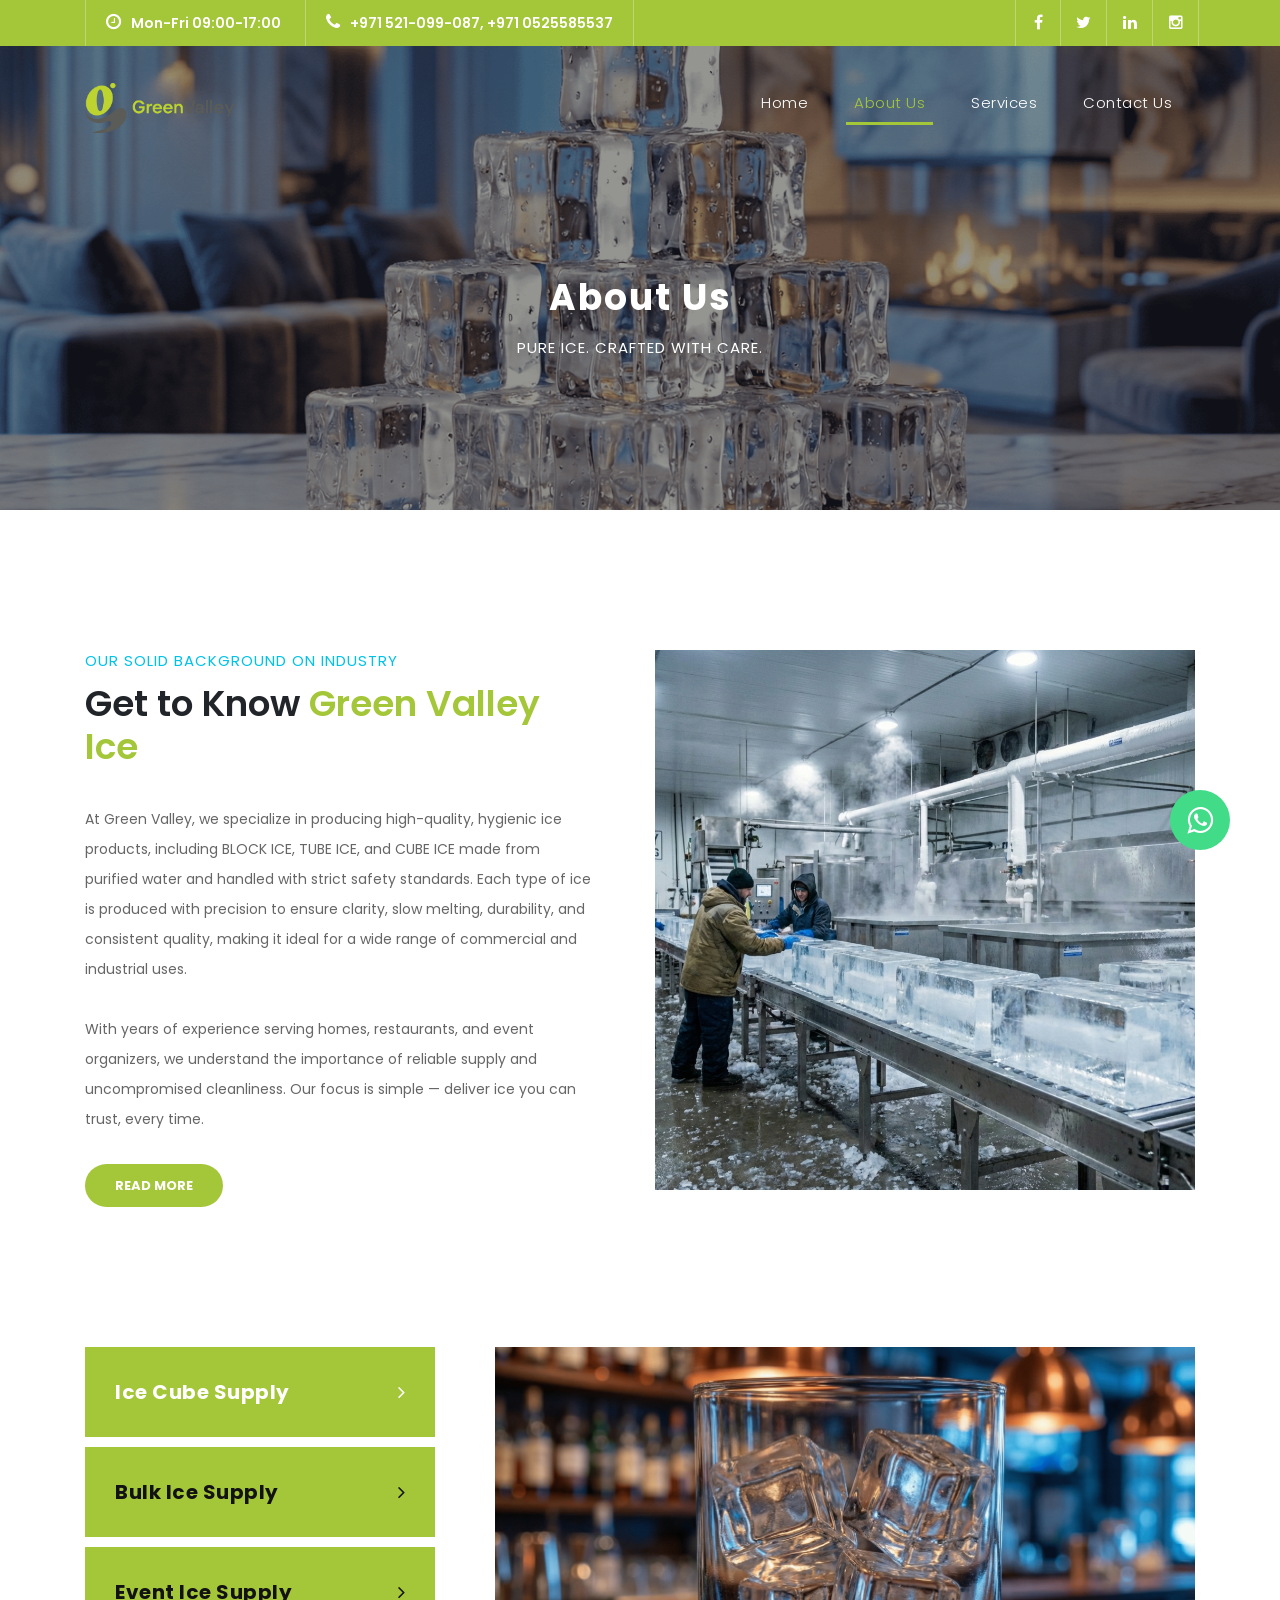
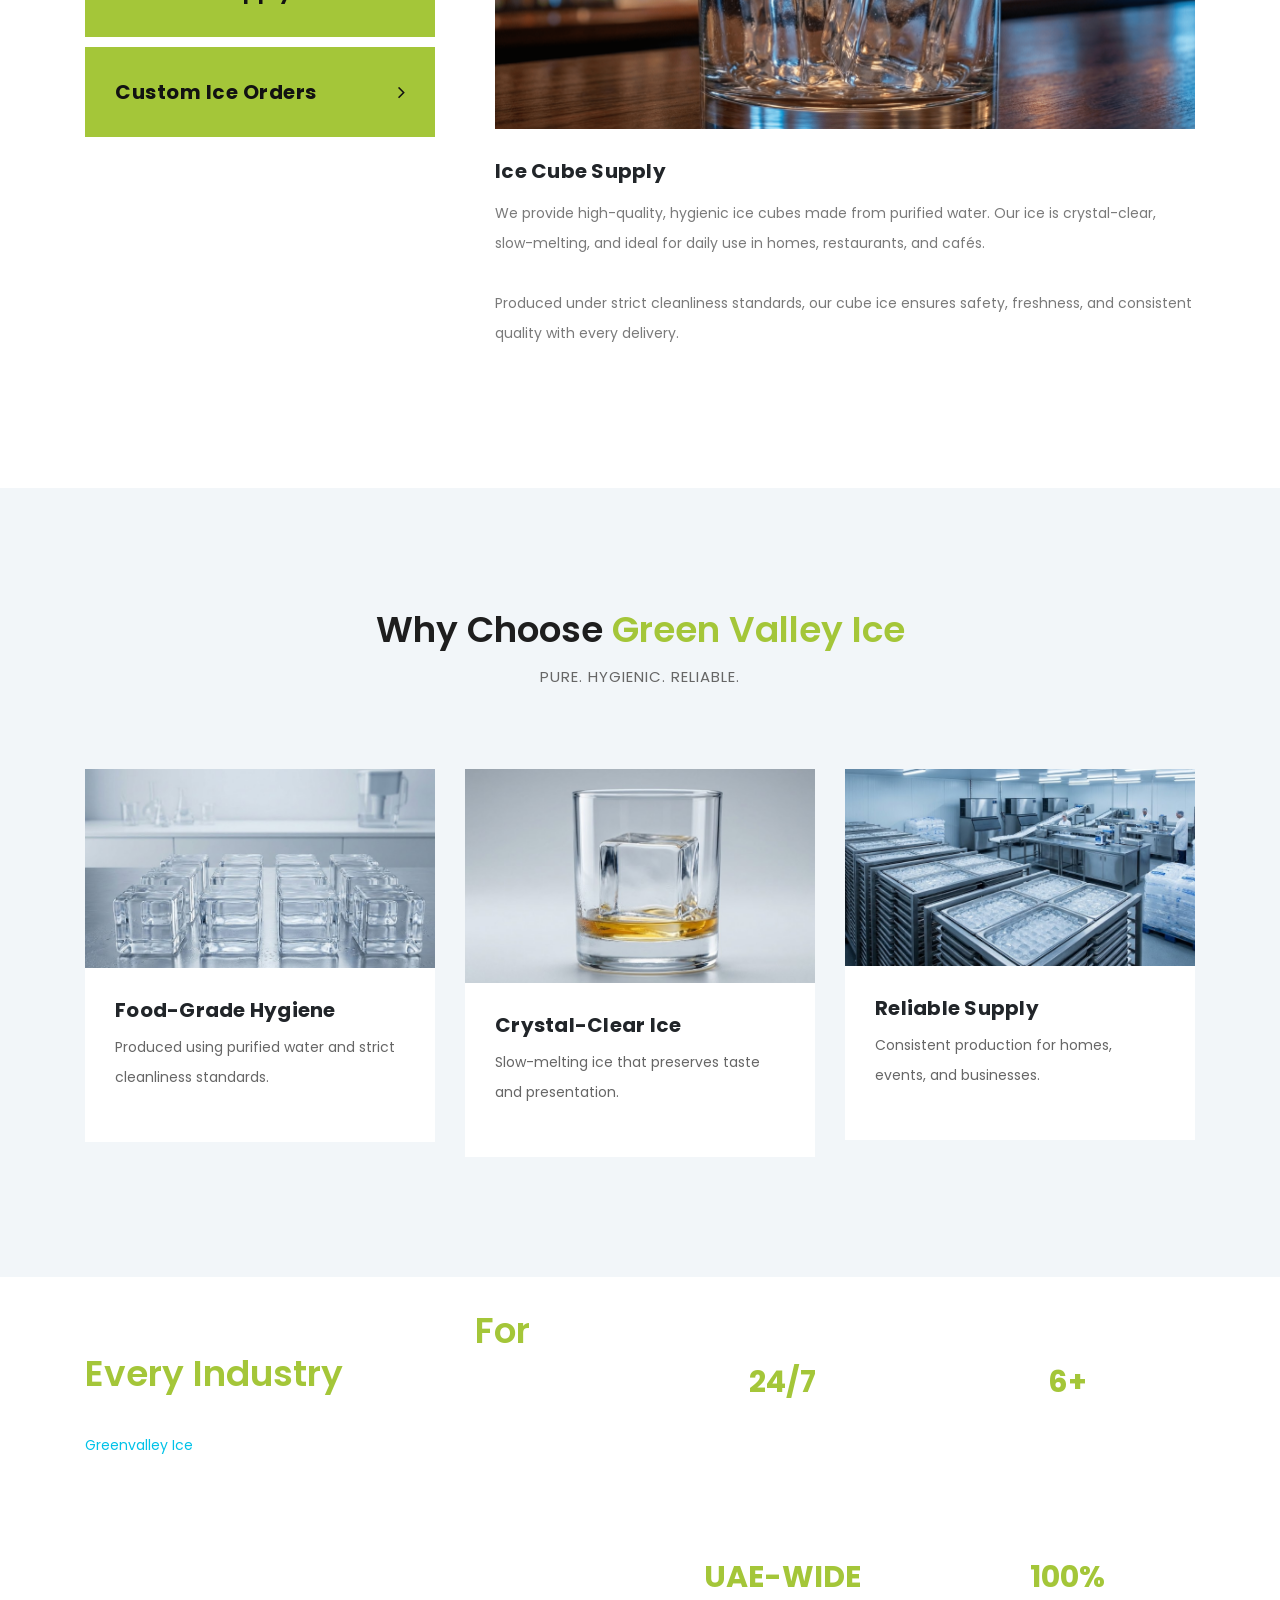
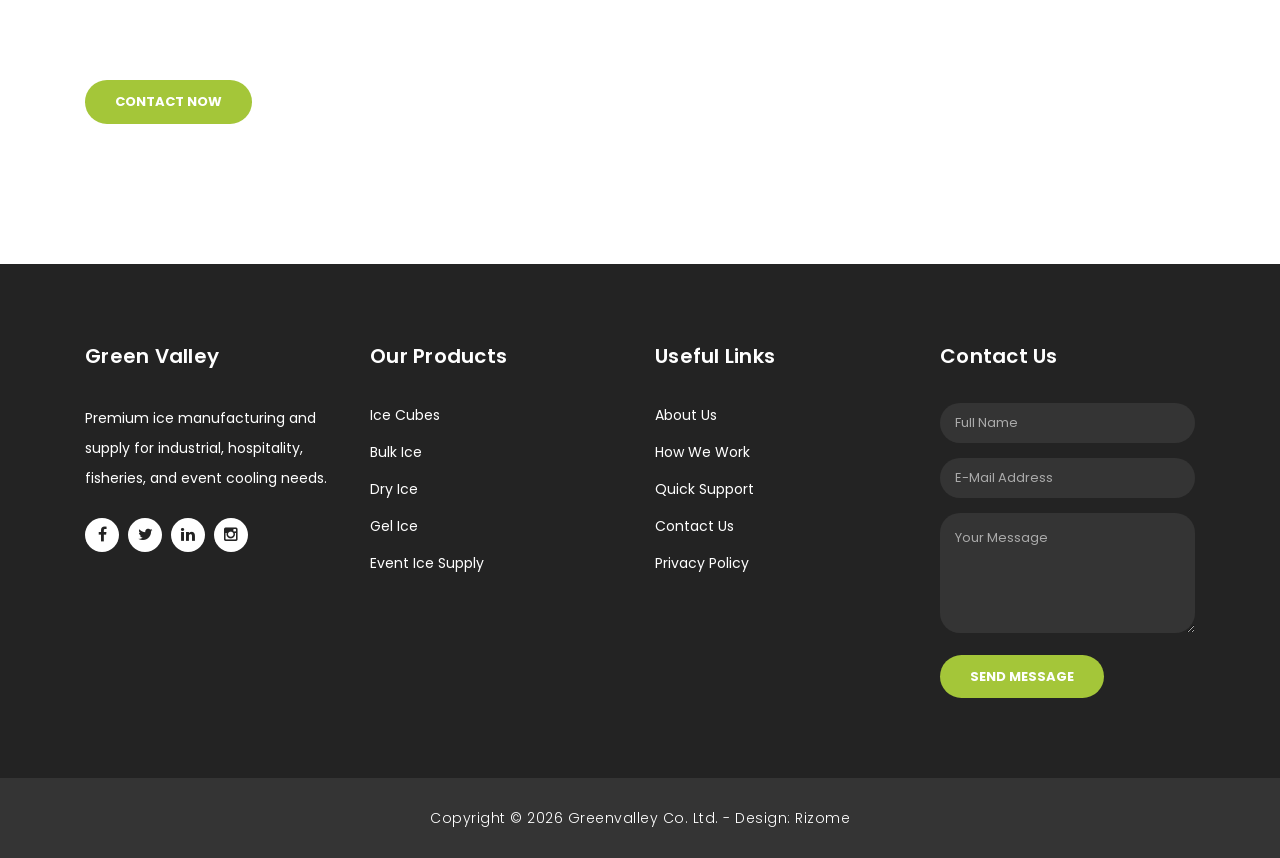
<file: about.html>
<!DOCTYPE html>
<html lang="en">

  <head>

    <meta charset="utf-8">
    <meta name="viewport" content="width=device-width, initial-scale=1, shrink-to-fit=no">
    <meta name="description" content="">
    <link href="https://fonts.googleapis.com/css?family=Poppins:100,200,300,400,500,600,700,800,900&display=swap" rel="stylesheet">

    <title>Green Valley - About Page</title>

    <!-- Bootstrap core CSS -->
    <link href="vendor/bootstrap/css/bootstrap.min.css" rel="stylesheet">

    <!-- Additional CSS Files -->
    <link rel="stylesheet" href="assets/css/fontawesome.css">
    <link rel="stylesheet" href="assets/css/templatemo-finance-business.css">
    <link rel="stylesheet" href="assets/css/owl.css">

  </head>

  <body>

    <!-- ***** Preloader Start ***** -->
    <div id="preloader">
        <div class="jumper">
            <div></div>
            <div></div>
            <div></div>
        </div>
    </div>  
    <!-- ***** Preloader End ***** -->

    <!-- Header -->
    <div class="sub-header">
      <div class="container">
        <div class="row">
          <div class="col-md-8 col-xs-12">
            <ul class="left-info">
              <li><a href="#"><i class="fa fa-clock-o"></i>Mon-Fri 09:00-17:00</a></li>
              <li><a href="#"><i class="fa fa-phone"></i>+971 521-099-087, +971 0525585537</a></li>
            </ul>
          </div>
          <div class="col-md-4">
            <ul class="right-icons">
              <li><a href="#"><i class="fa fa-facebook"></i></a></li>
              <li><a href="#"><i class="fa fa-twitter"></i></a></li>
              <li><a href="#"><i class="fa fa-linkedin"></i></a></li>
              <li><a href="#"><i class="fa fa-instagram"></i></a></li>
            </ul>
          </div>
        </div>
      </div>
    </div>
    
    <header class="">
      <nav class="navbar navbar-expand-lg">
        <div class="container">
          <a class="navbar-brand" href="index.html">
            <img src="assets/images/LOGO/Green Valley Logo-05.png" alt="Green Valley Logo">
          </a>
          <button class="navbar-toggler" type="button" data-toggle="collapse" data-target="#navbarResponsive" aria-controls="navbarResponsive" aria-expanded="false" aria-label="Toggle navigation">
            <span class="navbar-toggler-icon"></span>
          </button>
          <div class="collapse navbar-collapse" id="navbarResponsive">
            <ul class="navbar-nav ml-auto">
              <li class="nav-item">
                <a class="nav-link" href="index.html">Home
                  <span class="sr-only">(current)</span>
                </a>
              </li>
              <li class="nav-item active">
                <a class="nav-link" href="#">About Us</a>
              </li>  
              <li class="nav-item">
                <a class="nav-link" href="index.html#services">Services</a>
              </li>                         
              <li class="nav-item">
                <a class="nav-link" href="contact.html">Contact Us</a>
              </li>

            </ul>
          </div>
        </div>
      </nav>
    </header>

    <!-- Page Content -->
    <div class="page-heading header-text">
      <div class="container">
        <div class="row">
          <div class="col-md-12">
            <h1>About Us</h1>
            <span>Pure Ice. Crafted with Care.</span>
            
          </div>
        </div>
      </div>
    </div>

    <div class="more-info about-info">
      <div class="container">
        <div class="row">
          <div class="col-md-12">
            <div class="more-info-content">
              <div class="row">
                <div class="col-md-6 align-self-center">
                  <div class="right-content">
                    <span>our solid background on Industry</span>
                    <h2>Get to Know  <em>Green Valley Ice</em></h2>
                    <p>At Green Valley, we specialize in producing high-quality, hygienic ice products, including BLOCK ICE, TUBE ICE, and CUBE ICE made from purified water and handled with strict safety standards. Each type of ice is produced with precision to ensure clarity, slow melting, durability, and consistent quality, making it ideal for a wide range of commercial and industrial uses.
                    <br><br>
                    With years of experience serving homes, restaurants, and event organizers, we understand the importance of reliable supply and uncompromised cleanliness. Our focus is simple — deliver ice you can trust, every time.</p>
                    <a href="" class="filled-button">Read More</a>
                  </div>
                </div>
                <div class="col-md-6">
                  <div class="left-image">
                    <img src="assets/images/ICE1.png" alt="">
                  </div>
                </div>
              </div>
            </div>
          </div>
        </div>
      </div>
    </div>


<!-- SERVICES -->
    <div class="single-services">
      <div class="container">
        <div class="row" id="tabs">
          <div class="col-md-4">
            <ul>
              <li><a href='#tabs-1'>Ice Cube Supply <i class="fa fa-angle-right"></i></a></li>
              <li><a href='#tabs-2'>Bulk Ice Supply <i class="fa fa-angle-right"></i></a></li>
              <li><a href='#tabs-3'>Event Ice Supply <i class="fa fa-angle-right"></i></a></li>
              <li><a href='#tabs-4'>Custom Ice Orders <i class="fa fa-angle-right"></i></a></li>
            </ul>
          </div>
          <div class="col-md-8">
            <section class='tabs-content'>
              <article id='tabs-1'>
                <img src="assets/images/Ice_Cube_Supply.png" alt="">
                <h4>Ice Cube Supply</h4>
                <p>We provide high-quality, hygienic ice cubes made from purified water. Our ice is crystal-clear, slow-melting, and ideal for daily use in homes, restaurants, and cafés.
                <br><br>Produced under strict cleanliness standards, our cube ice ensures safety, freshness, and consistent quality with every delivery.</p>
              </article>
              <article id='tabs-2'>
                <img src="assets/images/Bulk_Ice_Supply.png" alt="">
                <h4>Bulk Ice Supply</h4>
                <p>Our bulk ice supply service is designed for businesses, events, and high-demand environments. We ensure reliable volume, consistent quality, and on-time delivery.
                <br><br>...</p>
              </article>
              <article id='tabs-3'>
                <img src="assets/images/Event_Ice_Supply.png" alt="">
                <h4>Event Ice Supply</h4>
                <p>From weddings to corporate events, we supply clean and clear ice that keeps drinks cold and presentations sharp throughout your event.
                <br><br></p>
              </article>
              <article id='tabs-4'>
                <img src="assets/images/Custom_Ice_Orders.png" alt="">
                <h4>Custom Ice Orders</h4>
                <p>Need a specific quantity or ice type? We offer flexible ice solutions tailored to your requirements. Our team works closely with you to understand your needs and provide customized ice products that meet your exact specifications.
                <br><br></p>
              </article>
            </section>
          </div>
        </div>
      </div>
    </div>


    <div class="team">
      <div class="container">
        <div class="row">
          <div class="col-md-12">
            <div class="section-heading">
              <h2>Why Choose <em>Green Valley Ice</em></h2>
              <span>Pure. Hygienic. Reliable.</span>
            </div>
          </div>
          <div class="col-md-4">
            <div class="team-item">
              <img src="assets/images/ICE3.png" alt="">
              <div class="down-content">
                <h4>Food-Grade Hygiene</h4>
                <p>Produced using purified water and strict cleanliness standards.</p>
              </div>
            </div>
          </div>
          <div class="col-md-4">
            <div class="team-item">
              <img src="assets/images/ICE4.png" alt="">
              <div class="down-content">
                <h4>Crystal-Clear Ice</h4>
                <p>Slow-melting ice that preserves taste and presentation.</p>
              </div>
            </div>
          </div>
          <div class="col-md-4">
            <div class="team-item">
              <img src="assets/images/ICE5.png" alt="">
              <div class="down-content">
                <h4>Reliable Supply</h4>
                <p>Consistent production for homes, events, and businesses.</p>
              </div>
            </div>
          </div>
        </div>
      </div>
    </div>


    <div class="fun-facts">
      <div class="container">
        <div class="row">
          <div class="col-md-6">
            <div class="left-content">
              <span>WHY CHOOSE GREENVALLEY ICE</span>
              <h2>Reliable Ice Solutions <em> For Every Industry</em></h2>
              <p><em>Greenvalley Ice</em> is a trusted ice manufacturer in the UAE, delivering high-quality ice products with strict hygiene standards and consistent supply. Our modern production facility ensures dependable service for commercial and industrial customers.
              <br><br>We support hotels, restaurants, fisheries, food processing units, medical facilities, and events with fast response and on-time delivery.</p>
              <a href="" class="filled-button">Contact Now</a>
            </div>
          </div>
          <div class="col-md-6 align-self-center">
            <div class="row">
              <div class="col-md-6">
                <div class="count-area-content">
                  <div class="count-digit">24/7</div>
                  <div class="count-title">Production & Supply</div>
                </div>
              </div>
              <div class="col-md-6">
                <div class="count-area-content">
                  <div class="count-digit">6+</div>
                  <div class="count-title pb-4">Ice Product Types </div>
                </div>
              </div>
              <div class="col-md-6">
                <div class="count-area-content">
                  <div class="count-digit">UAE-WIDE</div>
                  <div class="count-title">Delivery Network</div>
                </div>
              </div>
              <div class="col-md-6">
                <div class="count-area-content">
                  <div class="count-digit">100%</div>
                  <div class="count-title">Hygiene Standard</div>
                </div>
              </div>
            </div>
          </div>
        </div>
      </div>
    </div>



    <!-- Footer Starts Here -->
    <footer>
      <div class="container">
        <div class="row">
          <div class="col-md-3 footer-item">
            <h4>Green Valley</h4>
            <p>Premium ice manufacturing and supply for industrial, hospitality, fisheries, and event cooling needs.</p>
            <ul class="social-icons">
              <li><a rel="nofollow" href="https://fb.com/templatemo" target="_blank"><i class="fa fa-facebook"></i></a></li>
              <li><a href="#"><i class="fa fa-twitter"></i></a></li>
              <li><a href="#"><i class="fa fa-linkedin"></i></a></li>
              <li><a href="#"><i class="fa fa-instagram"></i></a></li>
            </ul>
          </div>
          <div class="col-md-3 footer-item">
            <h4>Our Products</h4>
            <ul class="menu-list">
              <li><a href="#">Ice Cubes</a></li>
              <li><a href="#">Bulk Ice</a></li>
              <li><a href="#">Dry Ice</a></li>
              <li><a href="#">Gel Ice</a></li>
              <li><a href="#">Event Ice Supply</a></li>
            </ul>
          </div>
          <div class="col-md-3 footer-item">
            <h4>Useful Links</h4>
            <ul class="menu-list">
              <li><a href="#">About Us</a></li>
              <li><a href="#">How We Work</a></li>
              <li><a href="#">Quick Support</a></li>
              <li><a href="#">Contact Us</a></li>
              <li><a href="#">Privacy Policy</a></li>
            </ul>
          </div>
          <div class="col-md-3 footer-item last-item">
            <h4>Contact Us</h4>
            <div class="contact-form">
              <form id="contact footer-contact" action="" method="post">
                <div class="row">
                  <div class="col-lg-12 col-md-12 col-sm-12">
                    <fieldset>
                      <input name="name" type="text" class="form-control" id="name" placeholder="Full Name" required="">
                    </fieldset>
                  </div>
                  <div class="col-lg-12 col-md-12 col-sm-12">
                    <fieldset>
                      <input name="email" type="text" class="form-control" id="email" pattern="[^ @]*@[^ @]*" placeholder="E-Mail Address" required="">
                    </fieldset>
                  </div>
                  <div class="col-lg-12">
                    <fieldset>
                      <textarea name="message" rows="6" class="form-control" id="message" placeholder="Your Message" required=""></textarea>
                    </fieldset>
                  </div>
                  <div class="col-lg-12">
                    <fieldset>
                      <button type="submit" id="form-submit" class="filled-button">Send Message</button>
                    </fieldset>
                  </div>
                </div>
              </form>
            </div>
          </div>
        </div>
      </div>
    </footer>
    
    <div class="sub-footer">
      <div class="container">
        <div class="row">
          <div class="col-md-12">
            <p>Copyright &copy; 2026 Greenvalley Co. Ltd.
            
            - Design: <a rel="nofollow noopener" href="#" target="">Rizome</a></p>
          </div>
        </div>
      </div>
    </div>
    <!-- floating whatsapp button -->

    <div class="floating_btn">
        <a target="_blank" href="https://wa.me/+9710525585537/">
          <div class="contact_icon">
            <i class="fa fa-whatsapp my-float"></i>
          </div>
        </a>
    </div>
    <!-- floating whatsapp button -->
    <!-- Bootstrap core JavaScript -->
    <script src="vendor/jquery/jquery.min.js"></script>
    <script src="vendor/bootstrap/js/bootstrap.bundle.min.js"></script>

    <!-- Additional Scripts -->
    <script src="assets/js/custom.js"></script>
    <script src="assets/js/owl.js"></script>
    <script src="assets/js/slick.js"></script>
    <script src="assets/js/accordions.js"></script>

    <script language = "text/Javascript"> 
      cleared[0] = cleared[1] = cleared[2] = 0; //set a cleared flag for each field
      function clearField(t){                   //declaring the array outside of the
      if(! cleared[t.id]){                      // function makes it static and global
          cleared[t.id] = 1;  // you could use true and false, but that's more typing
          t.value='';         // with more chance of typos
          t.style.color='#fff';
          }
      }
    </script>

<!-- whatsapp modal -->

    <script>
      // 1. Open sidebar automatically on load
window.onload = () => {
    setTimeout(() => {
        document.getElementById('whatsapp-sidebar').classList.add('active');
    }, 1000); // Opens 1 second after page load
};

function toggleSidebar() {
    document.getElementById('whatsapp-sidebar').classList.toggle('active');
}

function sendToWhatsapp() {
    const phone = "+971521099087"; // REPLACE WITH YOUR NUMBER (with country code, no +)
    
    const name = document.getElementById('wa-name').value;
    const email = document.getElementById('wa-email').value;
    const message = document.getElementById('wa-message').value;

    // Create the encoded message
    const text = `Hello! %0A%0A*Name:* ${name}%0A*Email:* ${email}%0A*Message:* ${message}`;
    
    // Open WhatsApp URL
    const url = `https://wa.me/${phone}?text=${text}`;
    window.open(url, '_blank').focus();
}
    </script>

  </body>
</html>
</file>
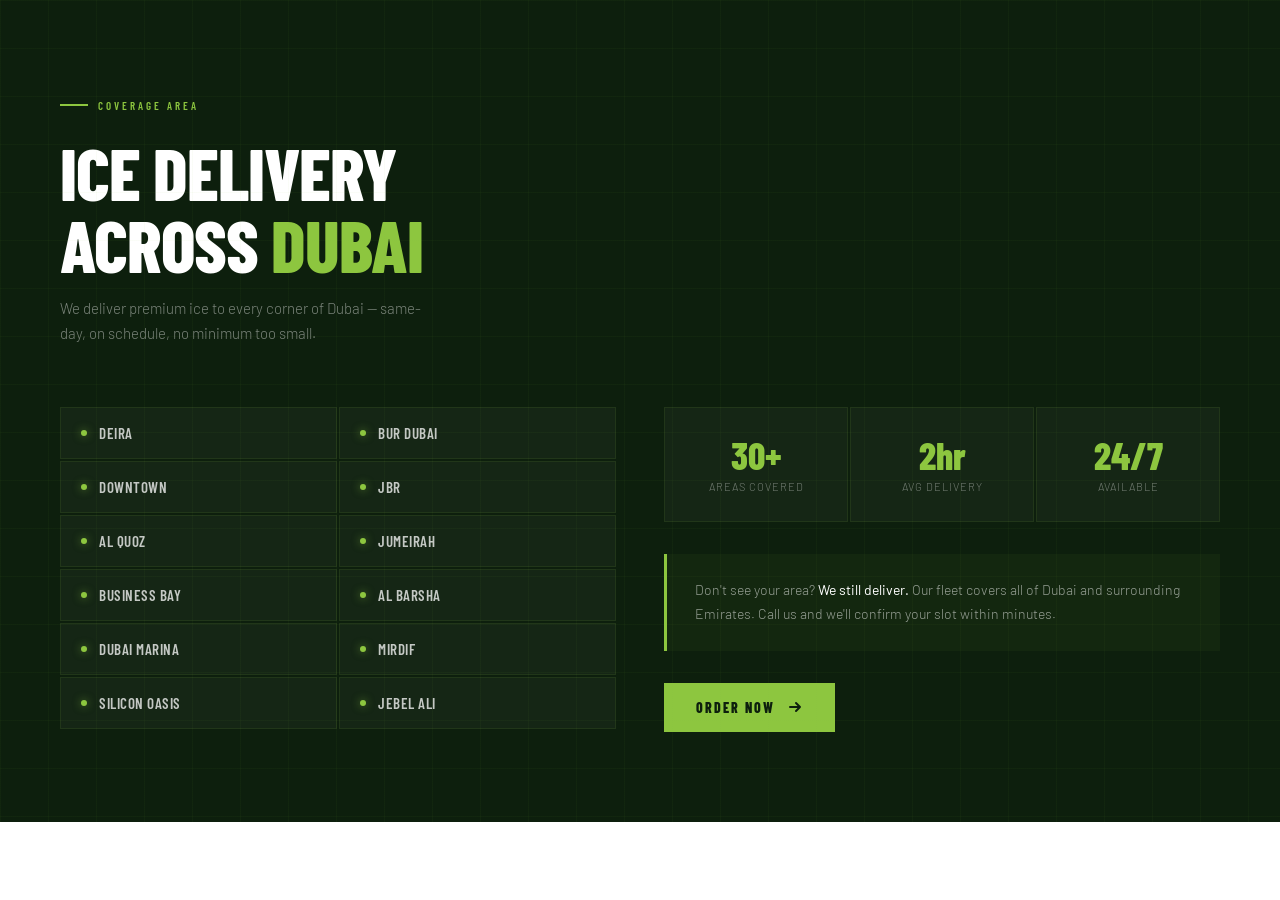
<file: demo.html>
<!DOCTYPE html>
<html lang="en">
<head>
  <meta charset="UTF-8"/>
  <meta name="viewport" content="width=device-width, initial-scale=1.0"/>
  <title>Dubai Ice Delivery Coverage</title>
  <link href="https://fonts.googleapis.com/css2?family=Barlow+Condensed:wght@300;600;800&family=Barlow:wght@300;400&display=swap" rel="stylesheet"/>

  <style>
    *, *::before, *::after { margin: 0; padding: 0; box-sizing: border-box; }

    /* ── Section wrapper ── */
    .coverage-section {
      background: #0d1f0d;
      padding: 90px 60px;
      font-family: 'Barlow', sans-serif;
      position: relative;
      overflow: hidden;
    }

    /* subtle grid overlay */
    .coverage-section::before {
      content: '';
      position: absolute;
      inset: 0;
      background-image:
        linear-gradient(rgba(141,198,63,0.04) 1px, transparent 1px),
        linear-gradient(90deg, rgba(141,198,63,0.04) 1px, transparent 1px);
      background-size: 48px 48px;
      pointer-events: none;
    }

    /* ── Top label ── */
    .coverage-eyebrow {
      display: inline-flex;
      align-items: center;
      gap: 10px;
      font-family: 'Barlow Condensed', sans-serif;
      font-size: 11px;
      font-weight: 600;
      letter-spacing: 3px;
      text-transform: uppercase;
      color: #8dc63f;
      margin-bottom: 24px;
    }
    .coverage-eyebrow::before {
      content: '';
      display: block;
      width: 28px;
      height: 2px;
      background: #8dc63f;
    }

    /* ── Heading ── */
    .coverage-heading {
      font-family: 'Barlow Condensed', sans-serif;
      font-size: clamp(42px, 6vw, 72px);
      font-weight: 800;
      line-height: 1;
      color: #ffffff;
      text-transform: uppercase;
      margin-bottom: 16px;
      letter-spacing: -1px;
    }
    .coverage-heading span {
      color: #8dc63f;
    }

    /* ── Sub text ── */
    .coverage-sub {
      font-size: 15px;
      font-weight: 300;
      color: rgba(255,255,255,0.45);
      max-width: 380px;
      line-height: 1.7;
      margin-bottom: 60px;
    }

    /* ── Two-column layout ── */
    .coverage-body {
      display: grid;
      grid-template-columns: 1fr 1fr;
      gap: 48px;
      align-items: start;
    }

    /* ── Zones list ── */
    .zones-grid {
      display: grid;
      grid-template-columns: 1fr 1fr;
      gap: 2px;
    }

    .zone-item {
      display: flex;
      align-items: center;
      gap: 12px;
      padding: 16px 20px;
      background: rgba(255,255,255,0.03);
      border: 1px solid rgba(141,198,63,0.1);
      transition: background 0.25s, border-color 0.25s;
      cursor: default;
    }
    .zone-item:hover {
      background: rgba(141,198,63,0.07);
      border-color: rgba(141,198,63,0.35);
    }

    .zone-dot {
      width: 6px;
      height: 6px;
      border-radius: 50%;
      background: #8dc63f;
      flex-shrink: 0;
      box-shadow: 0 0 8px rgba(141,198,63,0.6);
      animation: pulse-dot 2.4s ease-in-out infinite;
    }
    /* stagger pulse per item */
    .zone-item:nth-child(2) .zone-dot { animation-delay: 0.3s; }
    .zone-item:nth-child(3) .zone-dot { animation-delay: 0.6s; }
    .zone-item:nth-child(4) .zone-dot { animation-delay: 0.9s; }
    .zone-item:nth-child(5) .zone-dot { animation-delay: 1.2s; }
    .zone-item:nth-child(6) .zone-dot { animation-delay: 1.5s; }
    .zone-item:nth-child(7) .zone-dot { animation-delay: 1.8s; }
    .zone-item:nth-child(8) .zone-dot { animation-delay: 2.1s; }

    @keyframes pulse-dot {
      0%, 100% { opacity: 1;   transform: scale(1);   }
      50%       { opacity: 0.4; transform: scale(0.7); }
    }

    .zone-name {
      font-family: 'Barlow Condensed', sans-serif;
      font-size: 15px;
      font-weight: 600;
      letter-spacing: 0.5px;
      color: rgba(255,255,255,0.75);
      text-transform: uppercase;
    }

    /* ── Right side ── */
    .coverage-right {
      display: flex;
      flex-direction: column;
      gap: 32px;
    }

    /* stat cards */
    .stats-row {
      display: grid;
      grid-template-columns: repeat(3, 1fr);
      gap: 2px;
    }
    .stat-card {
      padding: 28px 20px;
      background: rgba(255,255,255,0.03);
      border: 1px solid rgba(141,198,63,0.1);
      text-align: center;
    }
    .stat-number {
      font-family: 'Barlow Condensed', sans-serif;
      font-size: 38px;
      font-weight: 800;
      color: #8dc63f;
      line-height: 1;
      margin-bottom: 6px;
    }
    .stat-label {
      font-size: 11px;
      font-weight: 300;
      color: rgba(255,255,255,0.4);
      letter-spacing: 1px;
      text-transform: uppercase;
    }

    /* note block */
    .coverage-note {
      padding: 24px 28px;
      border-left: 3px solid #8dc63f;
      background: rgba(141,198,63,0.05);
    }
    .coverage-note p {
      font-size: 14px;
      font-weight: 300;
      color: rgba(255,255,255,0.55);
      line-height: 1.75;
    }
    .coverage-note strong {
      color: #fff;
      font-weight: 400;
    }

    /* CTA */
    .coverage-cta {
      display: inline-flex;
      align-items: center;
      gap: 12px;
      background: #8dc63f;
      color: #0d1f0d;
      font-family: 'Barlow Condensed', sans-serif;
      font-size: 14px;
      font-weight: 800;
      letter-spacing: 2px;
      text-transform: uppercase;
      text-decoration: none;
      padding: 16px 32px;
      transition: background 0.25s, gap 0.25s;
      align-self: flex-start;
    }
    .coverage-cta:hover {
      background: #a4d94a;
      gap: 18px;
    }
    .coverage-cta svg {
      width: 16px;
      height: 16px;
      flex-shrink: 0;
    }

    /* ── Responsive ── */
    @media (max-width: 768px) {
      .coverage-section { padding: 60px 24px; }
      .coverage-body { grid-template-columns: 1fr; gap: 40px; }
      .stats-row { grid-template-columns: repeat(3, 1fr); }
    }
  </style>
  
</head>
<body>

<section class="coverage-section">

  <div class="coverage-eyebrow">Coverage Area</div>

  <h2 class="coverage-heading">
    Ice Delivery<br>Across <span>Dubai</span>
  </h2>

  <p class="coverage-sub">
    We deliver premium ice to every corner of Dubai — same-day, on schedule, no minimum too small.
  </p>

  <div class="coverage-body">

    <!-- Left: Zone list -->
    <div class="zones-grid">

      <div class="zone-item">
        <span class="zone-dot"></span>
        <span class="zone-name">Deira</span>
      </div>
      <div class="zone-item">
        <span class="zone-dot"></span>
        <span class="zone-name">Bur Dubai</span>
      </div>
      <div class="zone-item">
        <span class="zone-dot"></span>
        <span class="zone-name">Downtown</span>
      </div>
      <div class="zone-item">
        <span class="zone-dot"></span>
        <span class="zone-name">JBR</span>
      </div>
      <div class="zone-item">
        <span class="zone-dot"></span>
        <span class="zone-name">Al Quoz</span>
      </div>
      <div class="zone-item">
        <span class="zone-dot"></span>
        <span class="zone-name">Jumeirah</span>
      </div>
      <div class="zone-item">
        <span class="zone-dot"></span>
        <span class="zone-name">Business Bay</span>
      </div>
      <div class="zone-item">
        <span class="zone-dot"></span>
        <span class="zone-name">Al Barsha</span>
      </div>
      <div class="zone-item">
        <span class="zone-dot"></span>
        <span class="zone-name">Dubai Marina</span>
      </div>
      <div class="zone-item">
        <span class="zone-dot"></span>
        <span class="zone-name">Mirdif</span>
      </div>
      <div class="zone-item">
        <span class="zone-dot"></span>
        <span class="zone-name">Silicon Oasis</span>
      </div>
      <div class="zone-item">
        <span class="zone-dot"></span>
        <span class="zone-name">Jebel Ali</span>
      </div>

    </div>

    <!-- Right: Stats + note + CTA -->
    <div class="coverage-right">

      <div class="stats-row">
        <div class="stat-card">
          <div class="stat-number">30+</div>
          <div class="stat-label">Areas covered</div>
        </div>
        <div class="stat-card">
          <div class="stat-number">2hr</div>
          <div class="stat-label">Avg delivery</div>
        </div>
        <div class="stat-card">
          <div class="stat-number">24/7</div>
          <div class="stat-label">Available</div>
        </div>
      </div>

      <div class="coverage-note">
        <p>
          Don't see your area? <strong>We still deliver.</strong> Our fleet covers all of Dubai and surrounding Emirates. Call us and we'll confirm your slot within minutes.
        </p>
      </div>

      <a href="#contact" class="coverage-cta">
        Order Now
        <svg viewBox="0 0 16 16" fill="none" stroke="currentColor" stroke-width="2" stroke-linecap="round" stroke-linejoin="round">
          <path d="M3 8h10M9 4l4 4-4 4"/>
        </svg>
      </a>

    </div>

  </div>

</section>

</body>
</html>
</file>
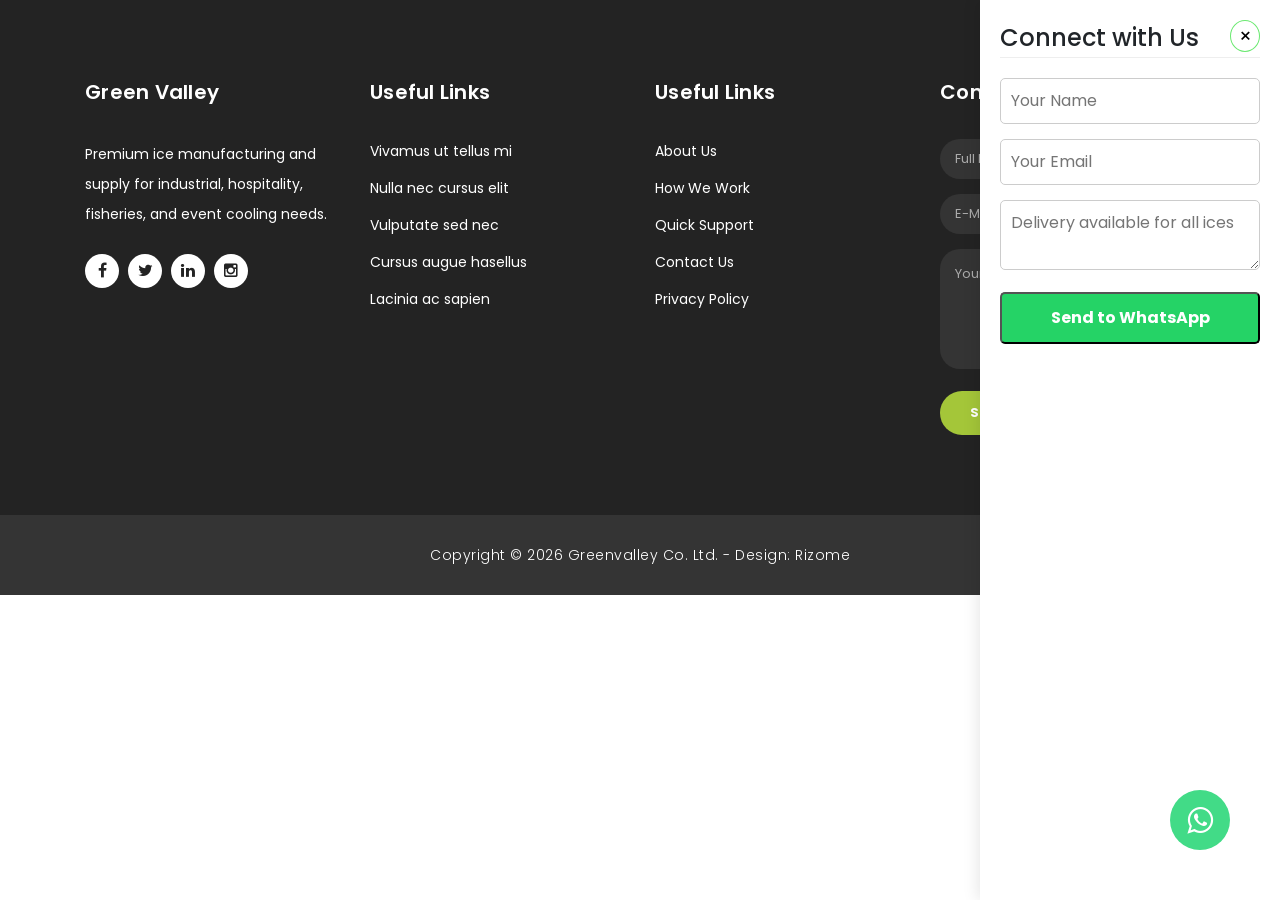
<file: one-page.html>
<!DOCTYPE html>
<html lang="en">

  <head>

    <meta charset="utf-8">
    <meta name="viewport" content="width=device-width, initial-scale=1, shrink-to-fit=no">
    <meta name="description" content="">
    <meta name="author" content="TemplateMo">
    <link href="https://fonts.googleapis.com/css?family=Poppins:100,200,300,400,500,600,700,800,900&display=swap" rel="stylesheet">

    <title>Green Valley HTML5 Template</title>

    <!-- Bootstrap core CSS -->
    <link href="vendor/bootstrap/css/bootstrap.min.css" rel="stylesheet">

    <!-- Additional CSS Files -->
    <link rel="stylesheet" href="assets/css/fontawesome.css">
    <link rel="stylesheet" href="assets/css/templatemo-finance-business.css">
    <link rel="stylesheet" href="assets/css/owl.css">

  </head>

  <style>
    .wa-sidebar {
    position: fixed;
    right: -320px; /* Hidden by default */
    top: 0;
    width: 300px;
    height: 100%;
    background: #fff;
    box-shadow: -2px 0 15px rgba(0,0,0,0.1);
    transition: 0.3s;
    z-index: 1000;
    padding: 20px;
    display: flex;
    flex-direction: column;
}

.wa-sidebar.active {
    right: 0;
}

.wa-header { display: flex; justify-content: space-between; align-items: center; border-bottom: 1px solid #eee; margin-bottom: 20px; }

.wa-header h4 { margin: 0; }

.wa-form input, .wa-form textarea {
    width: 100%;
    margin-bottom: 15px;
    padding: 10px;
    border: 1px solid #ccc;
    border-radius: 5px;
}


.send-btn {
    background: #25D366;
    color: white;
    border-radius: 50%;
    padding: 12px;
    width: 100%;
    cursor: pointer;
    font-weight: bold;
    border-radius: 5px;
}

.wa-float {
    position: fixed;
    bottom: 20px;
    right: 20px;
    width: 60px;
    cursor: pointer;
}
.close-btn {
    background: transparent;
    border: none;
    font-size: 20px;
    border: 1px solid #6be971;
    border-radius: 50%;
    cursor: pointer;
    width: 30px;
    margin-bottom: 5px;

  }
  </style>

  <body>

<div id="whatsapp-sidebar" class="wa-sidebar">
    <div class="wa-header ">
        <h4>Connect with Us</h4>
        <button onclick="toggleSidebar()" class="close-btn">&times;</button>
    </div>
    
    <div class="wa-form">
        <input type="text" id="wa-name" placeholder="Your Name" required>
        <input type="email" id="wa-email" placeholder="Your Email" required>
        <textarea id="wa-message" placeholder="Delivery available for all ices"></textarea>
        
        <button type="button" onclick="sendToWhatsapp()" class="send-btn">
            Send to WhatsApp
        </button>
    </div>
</div>

<!-- <div class="wa-float" onclick="toggleSidebar()">
    <img src="https://upload.wikimedia.org/wikipedia/commons/6/6b/WhatsApp.svg" alt="WA">
</div> -->

    <div class="floating_btn"  onclick="toggleSidebar()">
          <div class="contact_icon">
            <i class="fa fa-whatsapp my-float"></i>
          </div>
        </a>
    </div>








    <!-- Footer Starts Here -->
    <footer>
      <div class="container">
        <div class="row">
          <div class="col-md-3 footer-item">
            <h4>Green Valley</h4>
            <p>Premium ice manufacturing and supply for industrial, hospitality, fisheries, and event cooling needs.</p>
            <ul class="social-icons">
              <li><a rel="nofollow" href="https://fb.com/templatemo" target="_blank"><i class="fa fa-facebook"></i></a></li>
              <li><a href="#"><i class="fa fa-twitter"></i></a></li>
              <li><a href="#"><i class="fa fa-linkedin"></i></a></li>
              <li><a href="#"><i class="fa fa-instagram"></i></a></li>
            </ul>
          </div>
          <div class="col-md-3 footer-item">
            <h4>Useful Links</h4>
            <ul class="menu-list">
              <li><a href="#">Vivamus ut tellus mi</a></li>
              <li><a href="#">Nulla nec cursus elit</a></li>
              <li><a href="#">Vulputate sed nec</a></li>
              <li><a href="#">Cursus augue hasellus</a></li>
              <li><a href="#">Lacinia ac sapien</a></li>
            </ul>
          </div>
          <div class="col-md-3 footer-item">
            <h4>Useful Links</h4>
            <ul class="menu-list">
              <li><a href="#">About Us</a></li>
              <li><a href="#">How We Work</a></li>
              <li><a href="#">Quick Support</a></li>
              <li><a href="#">Contact Us</a></li>
              <li><a href="#">Privacy Policy</a></li>
            </ul>
          </div>
          <div class="col-md-3 footer-item last-item">
            <h4>Contact Us</h4>
            <div class="contact-form">
              <form id="contact footer-contact" action="" method="post">
                <div class="row">
                  <div class="col-lg-12 col-md-12 col-sm-12">
                    <fieldset>
                      <input name="name" type="text" class="form-control" id="name" placeholder="Full Name" required="">
                    </fieldset>
                  </div>
                  <div class="col-lg-12 col-md-12 col-sm-12">
                    <fieldset>
                      <input name="email" type="text" class="form-control" id="email" pattern="[^ @]*@[^ @]*" placeholder="E-Mail Address" required="">
                    </fieldset>
                  </div>
                  <div class="col-lg-12">
                    <fieldset>
                      <textarea name="message" rows="6" class="form-control" id="message" placeholder="Your Message" required=""></textarea>
                    </fieldset>
                  </div>
                  <div class="col-lg-12">
                    <fieldset>
                      <button type="submit" id="form-submit" class="filled-button">Send Message</button>
                    </fieldset>
                  </div>
                </div>
              </form>
            </div>
          </div>
        </div>
      </div>
    </footer>
    
    <div class="sub-footer">
      <div class="container">
        <div class="row">
          <div class="col-md-12">
            <p>Copyright &copy; 2026 Greenvalley Co. Ltd.
            
            - Design: <a rel="nofollow noopener" href="#" target="">Rizome</a></p>
          </div>
        </div>
      </div>
    </div>

    <!-- Bootstrap core JavaScript -->
    <script src="vendor/jquery/jquery.min.js"></script>
    <script src="vendor/bootstrap/js/bootstrap.bundle.min.js"></script>

    <!-- Additional Scripts -->
    <script src="assets/js/jquery.singlePageNav.min.js"></script>
    <script src="assets/js/custom.js"></script>
    <script src="assets/js/owl.js"></script>
    <script src="assets/js/slick.js"></script>
    <script src="assets/js/accordions.js"></script>
    <script>
      $(function() {
        // Single Page Nav
        $('#navbarResponsive').singlePageNav({
          'offset': 100,
          'filter': ':not(.external)'
        });

        // On mobile, close the menu after nav-link click
        $('#navbarResponsive .navbar-nav .nav-item .nav-link').click(function(){
          $('#navbarResponsive').removeClass('show');
        });
      });
    </script>

    <script language = "text/Javascript"> 
      cleared[0] = cleared[1] = cleared[2] = 0; //set a cleared flag for each field
      function clearField(t){                   //declaring the array outside of the
      if(! cleared[t.id]){                      // function makes it static and global
          cleared[t.id] = 1;  // you could use true and false, but that's more typing
          t.value='';         // with more chance of typos
          t.style.color='#fff';
          }
      }
    </script>


<!-- whatsapp modal -->
    <script>
      // 1. Open sidebar automatically on load
window.onload = () => {
    setTimeout(() => {
        document.getElementById('whatsapp-sidebar').classList.add('active');
    }, 1000); // Opens 1 second after page load
};

function toggleSidebar() {
    document.getElementById('whatsapp-sidebar').classList.toggle('active');
}

function sendToWhatsapp() {
    const phone = "+971521099087"; // REPLACE WITH YOUR NUMBER (with country code, no +)
    
    const name = document.getElementById('wa-name').value;
    const email = document.getElementById('wa-email').value;
    const message = document.getElementById('wa-message').value;

    // Create the encoded message
    const text = `Hello! %0A%0A*Name:* ${name}%0A*Email:* ${email}%0A*Message:* ${message}`;
    
    // Open WhatsApp URL
    const url = `https://wa.me/${phone}?text=${text}`;
    window.open(url, '_blank').focus();
}
    </script>

  </body>
</html>
</file>
<file: assets/css/templatemo-finance-business.css>
body {
  font-family: 'Poppins', sans-serif;
  overflow-x: hidden;
  text-rendering: optimizeLegibility;
  -webkit-font-smoothing: antialiased;
  -moz-osx-font-smoothing: grayscale;
}
p {
	margin-bottom: 0px;
	font-size: 14px;
	color: #666666;
	line-height: 30px;
}
a {
	text-decoration: none!important;
}
ul {
	padding: 0;
	margin: 0;
	list-style: none;
}

h1,h2,h3,h4,h5,h6 {
	margin: 0px;
}

a.filled-button {
	background-color: #a4c639;
	color: #fff;
	font-size: 13px;
	text-transform: uppercase;
	font-weight: 700;
	padding: 12px 30px;
	border-radius: 30px;
	display: inline-block;
	transition: all 0.3s;
}

a.filled-button:hover {
	background-color: #fff;
	color: #00C2E8;
}

a.border-button {
	background-color: transparent;
	color: #fff;
	border: 2px solid #fff;
	font-size: 13px;
	text-transform: uppercase;
	font-weight: 700;
	padding: 10px 28px;
	border-radius: 30px;
	display: inline-block;
	transition: all 0.3s;
}

a.border-button:hover {
	background-color: #fff;
	color: #a4c639;
}
/* other button */
a.filled-buttons {
	background-color: #00C2E8;
	color: #fff;
	font-size: 13px;
	text-transform: uppercase;
	font-weight: 700;
	padding: 12px 30px;
	border-radius: 30px;
	display: inline-block;
	transition: all 0.3s;
}

a.filled-buttons:hover {
	background-color: #fff;
	color: #00C2E8;
}
.section-heading {
	text-align: center;
	margin-bottom: 80px;
}

.section-heading h2 {
	font-size: 36px;
	font-weight: 600;
	color: #1e1e1e;
}

.section-heading em {
	font-style: normal;
	color: #a4c639;
}

.section-heading span {
	display: block;
	margin-top: 15px;
	text-transform: uppercase;
	font-size: 15px;
	color: #666;
	letter-spacing: 1px;
}

#preloader {
  overflow: hidden;
  background: #a4c639;
  left: 0;
  right: 0;
  top: 0;
  bottom: 0;
  position: fixed;
  z-index: 9999999;
  color: #fff;
}

#preloader .jumper {
  left: 0;
  top: 0;
  right: 0;
  bottom: 0;
  display: block;
  position: absolute;
  margin: auto;
  width: 50px;
  height: 50px;
}

#preloader .jumper > div {
  background-color: #fff;
  width: 10px;
  height: 10px;
  border-radius: 100%;
  -webkit-animation-fill-mode: both;
  animation-fill-mode: both;
  position: absolute;
  opacity: 0;
  width: 50px;
  height: 50px;
  -webkit-animation: jumper 1s 0s linear infinite;
  animation: jumper 1s 0s linear infinite;
}

#preloader .jumper > div:nth-child(2) {
  -webkit-animation-delay: 0.33333s;
  animation-delay: 0.33333s;
}

#preloader .jumper > div:nth-child(3) {
  -webkit-animation-delay: 0.66666s;
  animation-delay: 0.66666s;
}

@-webkit-keyframes jumper {
  0% {
    opacity: 0;
    -webkit-transform: scale(0);
    transform: scale(0);
  }
  5% {
    opacity: 1;
  }
  100% {
    -webkit-transform: scale(1);
    transform: scale(1);
    opacity: 0;
  }
}

@keyframes jumper {
  0% {
    opacity: 0;
    -webkit-transform: scale(0);
    transform: scale(0);
  }
  5% {
    opacity: 1;
  }
  100% {
    opacity: 0;
  }
}

/* Sub Header Style */

.sub-header {
	background-color: #a4c639;
	height: 46px;
	line-height: 46px;
}

.sub-header ul li {
	display: inline-block;
}

.sub-header ul.left-info li {
	border-left: 1px solid rgba(250,250,250,0.3);
	padding: 0px 20px;
}

.sub-header ul.left-info li:last-child {
	border-right: 1px solid rgba(250,250,250,0.3);
}

.sub-header ul.left-info li i {
	margin-right: 10px;
	font-size: 18px;
}

.sub-header ul.left-info li a {
	color: #fff;
	font-size: 14px;
	font-weight: 600;
}

.sub-header ul.right-icons {
	float: right;
}

.sub-header ul.right-icons li {
	margin-right: -4px;
	width: 46px;
	display: inline-block;
	text-align: center;
	border-right: 1px solid rgba(250,250,250,0.3);
}

.sub-header ul.right-icons li:first-child {
	border-left: 1px solid rgba(250,250,250,0.3);
}

.sub-header ul.right-icons li a {
	color: #fff;
	transition: all 0.3s;
}

.sub-header ul.right-icons li a:hover {
	opacity: 0.75;
}



/* Header Style */
header {
	position: absolute;
	z-index: 99999;
	width: 100%;
	background-color: transparent!important;
	height: 80px;
	-webkit-transition: all 0.3s ease-in-out 0s;
    -moz-transition: all 0.3s ease-in-out 0s;
    -o-transition: all 0.3s ease-in-out 0s;
    transition: all 0.3s ease-in-out 0s;
}
header .navbar {
	padding: 20px 0px;
}
.background-header .navbar {
	padding: 10px 0px;
}
.background-header {
	top: 0;
	position: fixed;
	background-color: #fff!important;
	box-shadow: 0px 1px 10px rgba(0,0,0,0.1);
}
.background-header .navbar-brand h2 {
	color: #a4c639!important;
}
.background-header .navbar-nav a.nav-link {
	color: #1e1e1e!important;
}
.background-header .navbar-nav .nav-link:hover,
.background-header .navbar-nav .active>.nav-link,
.background-header .navbar-nav .nav-link.current,
.background-header .navbar-nav .nav-link.show,
.background-header .navbar-nav .show>.nav-link {
	color: #a4c639!important;
}
.navbar .navbar-brand {
	float: 	left;
	margin-top: 12px;
	outline: none;
}
.navbar .navbar-brand h2 {
	color: #fff;
	text-transform: uppercase;
	font-size: 24px;
	font-weight: 700;
	-webkit-transition: all .3s ease 0s;
    -moz-transition: all .3s ease 0s;
    -o-transition: all .3s ease 0s;
    transition: all .3s ease 0s;
}
.navbar .navbar-brand h2 em {
	font-style: normal;
	font-size: 16px;
}
#navbarResponsive {
	z-index: 999;
}
.navbar-collapse {
	text-align: center;
}
.navbar .navbar-nav .nav-item {
	margin: 0px 15px;
}
.navbar .navbar-nav a.nav-link {
	text-transform: capitalize;
	font-size: 15px;
	font-weight: 300;
	letter-spacing: 0.5px;
	color: #fff;
	transition: all 0.5s;
	margin-top: 5px;
}
.navbar .navbar-nav .nav-link:hover,
.navbar .navbar-nav .active>.nav-link,
.navbar .navbar-nav .nav-link.current,
.navbar .navbar-nav .nav-link.show,
.navbar .navbar-nav .show>.nav-link {
	color: #a4c639;
	border-bottom: 3px solid #a4c639;
}
.navbar .navbar-toggler-icon {
	background-image: none;
}
.navbar .navbar-toggler {
	border-color: #fff;
	background-color: #fff;	
	height: 36px;
	outline: none;
	border-radius: 0px;
	position: absolute;
	right: 30px;
	top: 20px;
}
.navbar .navbar-toggler-icon:after {
	content: '\f0c9';
	color: #0A2540;
	font-size: 18px;
	line-height: 26px;
	font-family: 'FontAwesome';
}



/* Banner Style */

.img-fill{
  width: 100%;
  display: block;
  overflow: hidden;
  position: relative;
  text-align: center
}

.img-fill img {
  min-height: 100%;
  min-width: 100%;
  position: relative;
  display: inline-block;
  max-width: none;
}

*,
*:before,
*:after {
  -webkit-box-sizing: border-box;
  box-sizing: border-box;
  -webkit-font-smoothing: antialiased;
  -moz-osx-font-smoothing: grayscale;
}

.Grid1k {
  padding: 0 15px;
  max-width: 1200px;
  margin: auto;
}

.blocks-box,
.slick-slider {
  margin: 0;
  padding: 0!important;
}

.slick-slide {
  float: left;
  padding: 0;
}

.Modern-Slider .item .img-fill {
	background-size: cover;
	background-position: center center;
	background-repeat: no-repeat;
	height:95vh;

	
}

.Modern-Slider .item-1 .img-fill {
	background-image: url(../images/IMG11.1.png);

	
}

.Modern-Slider .item-2 .img-fill {
	background-image: url(../images/IMG4.png);
	filter: brightness(80%);
}

.Modern-Slider .item-3 .img-fill {
	background-image: url(../images/IMG2.png);
}

.Modern-Slider .NextArrow{
  position:absolute;
  top:50%;
  right:30px;
  border:0 none;
  background-color: transparent;
  text-align:center;
  font-size: 36px;
  font-family: 'FontAwesome';
  color:#FFF;
  z-index:5;
  outline: none;
  cursor: pointer;
}

.Modern-Slider .NextArrow:before{
  content:'\f105';
}

.Modern-Slider .PrevArrow {
  position:absolute;
  top:50%;
  left:30px;
  border:0 none;
  background-color: transparent;
  text-align:center;
  font-size: 36px;
  font-family: 'FontAwesome';
  color:#FFF;
  z-index:5;
  outline: none;
  cursor: pointer;
}

.Modern-Slider .PrevArrow:before{
  content:'\f104';
}

ul.slick-dots {
  display: none!important;
}

.Modern-Slider .text-content {
	text-align: left;
  	width: 75%;
  	position: absolute;
  	top: 50%;
  	left: 50%;
  	transform: translate(-50%, -50%);
}

.Modern-Slider .item h6 {
  margin-bottom: 15px;
  font-size: 22px;
  text-transform: uppercase;
  font-weight: 700;
  letter-spacing: 1px;
  color:#a4c639;
  animation:fadeOutRight 1s both;
}

.Modern-Slider .item h4 {
  margin-bottom: 30px;
  text-transform: uppercase;
  font-size: 44px;
  font-weight: 700;
  letter-spacing: 2.5px;
  color:#F8FCFF;
  overflow:hidden;
  animation:fadeOutLeft 1s both;
}

.Modern-Slider .item p {
	max-width: 570px;
	color: #F8FCFF;
	font-size: 15px;
	font-weight: 400;
	line-height: 30px;
	margin-bottom: 40px;
}

.Modern-Slider .item a {
  margin: 0 5px;
}

.Modern-Slider .item.slick-active h6{
  animation:fadeInDown 1s both 1s;
}

.Modern-Slider .item.slick-active h4{
  animation:fadeInLeft 1s both 1.5s;
}

.Modern-Slider .item.slick-active{
  animation:Slick-FastSwipeIn 1s both;
}

.Modern-Slider .buttons {
  position: relative;
}

.Modern-Slider {background:#000;}


/* ==== Slick Slider Css Ruls === */
.slick-slider{position:relative;display:block;-webkit-user-select:none;-moz-user-select:none;-ms-user-select:none;user-select:none;-webkit-touch-callout:none;-khtml-user-select:none;-ms-touch-action:pan-y;touch-action:pan-y;-webkit-tap-highlight-color:transparent}
.slick-list{position:relative;display:block;overflow:hidden;margin:0;padding:0}
.slick-list:focus{outline:none}.slick-list.dragging{cursor:hand}
.slick-slider .slick-track,.slick-slider .slick-list{-webkit-transform:translate3d(0,0,0);-ms-transform:translate3d(0,0,0);transform:translate3d(0,0,0)}
.slick-track{position:relative;top:0;left:0;display:block}
.slick-track:before,.slick-track:after{display:table;content:''}.slick-track:after{clear:both}
.slick-loading .slick-track{visibility:hidden}
.slick-slide{display:none;float:left /* If RTL Make This Right */ ;height:100%;min-height:1px}
.slick-slide.dragging img{pointer-events:none}
.slick-initialized .slick-slide{display:block}
.slick-loading .slick-slide{visibility:hidden}
.slick-vertical .slick-slide{display:block;height:auto;border:1px solid transparent}




/* Request Form */

.request-form {
	background-color: #a4c639;
	padding: 40px 0px;
	color: #fff;
}

.request-form h4 {
	font-size: 22px;
	font-weight: 600;
}

.request-form span {
	font-size: 15px;
	font-weight: 400;
	display: inline-block;
	margin-top: 10px;
}

.request-form a.border-button {
	margin-top: 12px;
	float: right;
}




/* Services */

.services {
	margin: 140px 0px;
}

.service-item img {
	width: 100%;
	overflow: hidden;
}

.service-item .down-content {
	background-color: #F2F6F9;
	padding: 30px;
}

.service-item .down-content h4 {
	font-size: 20px;
	font-weight: 700;
	letter-spacing: 0.25px;
	margin-bottom: 15px;
}

.service-item .down-content p {
	margin-bottom: 20px;
}



/* Fun Facts */

.fun-facts {
	/* margin-top: 140px; */
	background-image: url(../images/IMG121.1.png);
	background-position: center center;
	background-repeat: no-repeat;
	background-size: cover;
	background-attachment: fixed;
	padding: 140px 0px;
	color: #fff;
}

.fun-facts span {
	text-transform: uppercase;
	font-size: 15px;
	color: #fff;
	letter-spacing: 1px;
	margin-bottom: 10px;
	display: block;
}

.fun-facts h2 {
	font-size: 36px;
	font-weight: 600;
	margin-bottom: 35px;
}

.fun-facts em {
	font-style: normal;
	color: #a4c639;
}

.fun-facts p {
	color: #fff;
	margin-bottom: 40px;
}

.fun-facts .left-content {
	margin-right: 45px;
}

.count-area-content {
	text-align: center;
	background-color: rgba(250,250,250,0.1);
	padding: 25px 30px 35px 30px;
	margin: 10px 0px;
}

.count-digit {
    margin: 5px 0px;
    color: #a4c639;
    font-weight: 700;
    font-size: 30px;
}
.count-title {
    font-size: 20px;
    font-weight: 600;
    color: #fff;
    letter-spacing: 0.5px;
}



/* More Info */

.more-info {
	margin-top: 140px;
}

.more-info .left-image img {
	width: 100%;
	overflow: hidden;
}

.more-info .more-info-content {
	background-color: #F2F6F9;
	
}

.about-info .more-info-content {
	background-color: transparent;
	
}

.about-info .right-content {
	padding: 0px!important;
	margin-right: 30px;
}

.more-info .right-content {
	padding: 45px 45px 45px 30px;
}

.more-info .right-content span {
	text-transform: uppercase;
	font-size: 15px;
	color: #00C2E8;
	letter-spacing: 1px;
	margin-bottom: 10px;
	display: block;
}

.more-info .right-content h2 {
	font-size: 36px;
	font-weight: 600;
	margin-bottom: 35px;
}

.more-info .right-content em {
	font-style: normal;
	color: #a4c639;
}

.more-info .right-content p {
	margin-bottom: 30px;
}


/* Testimonials Style */

.about-testimonials {
	margin-top: 0px!important;
}

.testimonials {
	margin-top: 140px;
	background-color: #F2F6F9;
	padding: 140px 0px;
}
.testimonial-item .inner-content {
	text-align: center;
	background-color: #fff;	
	padding: 30px;
	border-radius: 5px;
}
.testimonial-item p {
	font-size: 14px;
	font-weight: 400;
	color: #666;
}
.testimonial-item h4 {
	font-size: 19px;
	font-weight: 700;
	color: #1e1e1e;
	letter-spacing: 0.5px;
	margin-bottom: 0px;
}
.testimonial-item span {
	display: inline-block;
	margin-top: 8px;
	font-weight: 600;
	font-size: 14px;
	color: #00C2E8;
}
.testimonial-item img {
	max-width: 60px;
	border-radius: 50%;
	margin: 25px auto 0px auto;
}


.testimonial-item .inner-content {
  background-image: url("../images/IMG121.jpeg");

  
}
.testimonial-item .inner-content1 {
  background-image: url("../images/IMG10.png");
    background-size: cover;

 
}
.testimonial-item .inner-content2 {
  background-image: url("../images/IMG9.png");

 
}




/* Call Back Style */

.callback-services {
	border-top: 1px solid #eee;
	padding-top: 140px;
}

.contact-us {
	background-color: #F2F6F9;
	padding: 140px 0px;
}

.contact-us .contact-form {
	background-color: transparent!important;
	padding: 0!important;
}

.callback-form {
	margin-top: 140px;
	position: relative;

}
.callback-form img {
	position: absolute;
	top: -60px;
	width: 100%;
	opacity: 0.5;

	

	
}

.callback-form .contact-form {
	background-color: #a4c639;
	padding: 60px;
	border-radius: 5px;
	text-align: center;
}

.callback-form .contact-form input {
	border-radius: 20px;
	height: 40px;
	line-height: 40px;
	display: inline-block;
	padding: 0px 15px;
	color: #6a6a6a;
	font-size: 13px;
	text-transform: none;
	box-shadow: none;
	border: none;
	margin-bottom: 35px;
}

.callback-form .contact-form input:focus {
	outline: none;
	box-shadow: none;
	border: none;
}

.callback-form .contact-form textarea {
	border-radius: 20px;
	height: 120px;
	max-height: 200px;
	min-height: 120px;
	display: inline-block;
	padding: 15px;
	color: #6a6a6a;
	font-size: 13px;
	text-transform: none;
	box-shadow: none;
	border: none;
	margin-bottom: 35px;
}

.callback-form .contact-form textarea:focus {
	outline: none;
	box-shadow: none;
	border: none;
}

.callback-form .contact-form ::-webkit-input-placeholder { /* Edge */
  color: #aaa;
}
.callback-form .contact-form :-ms-input-placeholder { /* Internet Explorer 10-11 */
  color: #aaa;
}
.callback-form .contact-form ::placeholder {
  color: #aaa;
}

.callback-form .contact-form button.border-button {
	background-color: transparent;
	color: #fff;
	border: 2px solid #fff;
	font-size: 13px;
	text-transform: uppercase;
	font-weight: 700;
	padding: 10px 28px;
	border-radius: 30px;
	display: inline-block;
	transition: all 0.3s;
	outline: none;
	box-shadow: none;
	text-shadow: none;
	cursor: pointer;
}

.callback-form .contact-form button.border-button:hover {
	background-color: #fff;
	color: #a4c639;
}

.contact-us .contact-form button.filled-button {
	background-color: #a4c639;
	color: #fff;
	border: none;
	font-size: 13px;
	text-transform: uppercase;
	font-weight: 700;
	padding: 12px 30px;
	border-radius: 30px;
	display: inline-block;
	transition: all 0.3s;
	outline: none;
	box-shadow: none;
	text-shadow: none;
	cursor: pointer;
}

.contact-us .contact-form button.filled-button:hover {
	background-color: #fff;
	color: #a4c639;
}



/* Partners Style */

.contact-partners {
	margin-top: -8px!important;
}

.partners {
	margin-top: 140px;
	background-color: #F2F6F9;
	padding: 60px 0px;
}

.partners .owl-item {
	text-align: center;
	cursor: pointer;
}

.partners .partner-item img {
	max-width: 156px;
	margin: auto;
}



/* Footer Style */

footer {
	background-color: #232323;
	padding: 80px 0px;
	color: #fff;
}

footer h4 {
	color: #fff;
	font-size: 20px;
	font-weight: 600;
	letter-spacing: 0.25px;
	margin-bottom: 35px;
}
footer p {
	color: #fff;
}

footer ul.social-icons {
	margin-top: 25px;
}

footer ul.social-icons li {
	display: inline-block;
	margin-right: 5px;
}

footer ul.social-icons li:last-child {
	margin-right: 0px;
}

footer ul.social-icons li a {
	width: 34px;
	height: 34px;
	display: inline-block;
	line-height: 34px;
	text-align: center;
	background-color: #fff;
	color: #232323;
	border-radius: 50%;
	transition: all 0.3s;
}

footer ul.social-icons li a:hover {
	background-color: #a4c639;
}

footer ul.menu-list li {
	margin-bottom: 13px;
}

footer ul.menu-list li:last-child {
	margin-bottom: 0px;
}

footer ul.menu-list li a {
	font-size: 14px;
	color: #fff;
	transition: all 0.3s;
}

footer ul.menu-list li a:hover {
	color: #00C2E8;
}

footer .contact-form input {
	border-radius: 20px;
	height: 40px;
	line-height: 40px;
	display: inline-block;
	padding: 0px 15px;
	color: #aaa!important;
	background-color: #343434;
	font-size: 13px;
	text-transform: none;
	box-shadow: none;
	border: none;
	margin-bottom: 15px;
}

footer .contact-form input:focus {
	outline: none;
	box-shadow: none;
	border: none;
	background-color: #343434;
}

footer .contact-form textarea {
	border-radius: 20px;
	height: 120px;
	max-height: 200px;
	min-height: 120px;
	display: inline-block;
	padding: 15px;
	color: #aaa!important;
	background-color: #343434;
	font-size: 13px;
	text-transform: none;
	box-shadow: none;
	border: none;
	margin-bottom: 15px;
}

footer .contact-form textarea:focus {
	outline: none;
	box-shadow: none;
	border: none;
	background-color: #343434;
}

footer .contact-form ::-webkit-input-placeholder { /* Edge */
  color: #aaa;
}
footer .contact-form :-ms-input-placeholder { /* Internet Explorer 10-11 */
  color: #aaa;
}
footer .contact-form ::placeholder {
  color: #aaa;
}

footer .contact-form button.filled-button {
	background-color: transparent;
	color: #fff;
	background-color: #a4c639;
	border: none;
	font-size: 13px;
	text-transform: uppercase;
	font-weight: 700;
	padding: 12px 30px;
	border-radius: 30px;
	display: inline-block;
	transition: all 0.3s;
	outline: none;
	box-shadow: none;
	text-shadow: none;
	cursor: pointer;
}

footer .contact-form button.filled-button:hover {
	background-color: #fff;
	color: #00C2E8;
}



/* Sub-footer Style */

.sub-footer {
	background-color: #343434;
	text-align: center;
	padding: 25px 0px;
}

.sub-footer p {
	color: #fff;
	font-weight: 300;
	letter-spacing: 0.5px;
}

.sub-footer a {
	color: #fff;
}


.page-heading {
	text-align: center;
	background-image: url(../images/img-serv.png);
	background-position: center center;
	background-repeat: no-repeat;
	background-size: cover;
	padding: 230px 0px 150px 0px;
	color: #fff;
}

.page-heading h1 {
	text-transform: capitalize;
	font-size: 36px;
	font-weight: 700;
	letter-spacing: 2px;
	margin-bottom: 18px;
}

.page-heading span {
	font-size: 15px;
	text-transform: uppercase;
	letter-spacing: 1px;
	color: #fff;
	display: block;
}

/* Contact */
.page-heading-con {
	text-align: center;
	background-image: url(../images/IMG-CONTACT.png);
	background-position: top ;
	background-repeat: no-repeat;
	background-size: cover;
	padding: 230px 0px 150px 0px;
	color: #fff;
}

.page-heading-con h1 {
	text-transform: capitalize;
	font-size: 36px;
	font-weight: 700;
	letter-spacing: 2px;
	margin-bottom: 18px;
}

.page-heading-con span {
	font-size: 15px;
	text-transform: uppercase;
	letter-spacing: 1px;
	color: #fff;
	display: block;
}


/* team */

.team {
	/* background-color: #F2F6F9; */
	background-color: #F2F6F9;
	margin-top: 140px;
	margin-bottom: -140px;
	padding: 120px 0px;
}

.team-item img {
	width: 100%;
	overflow: hidden;
}

.team-item .down-content {
	background-color: #fff;
	padding: 30px;
}

.team-item .down-content h4 {
	font-size: 20px;
	font-weight: 700;
	letter-spacing: 0.25px;
	margin-bottom: 10px;
}

.team-item .down-content span {
	color: #00C2E8;
	font-weight: 600;
	font-size: 14px;
	display: block;
	margin-bottom: 15px;
}

.team-item .down-content p {
	margin-bottom: 20px;
}


/* Single Service */

.single-services {
	margin-top: 140px;
}

#tabs ul {
  margin: 0;
  padding: 0;
}
#tabs ul li {
  margin-bottom: 10px;
  display: inline-block;
  width: 100%;
}
#tabs ul li:last-child {
  margin-bottom: 0px;
}
#tabs ul li a {
	text-transform: capitalize;
	width: 100%;
	padding: 30px 30px;
	display: inline-block;
	background-color: #a4c639;
  	font-size: 20px;
  	color: #121212;
  	letter-spacing: 0.5px;
  	font-weight: 700;
  	transition: all 0.3s;
}
#tabs ul li a i {
	float: right;
	margin-top: 5px;
}
#tabs ul .ui-tabs-active span {
  background: #faf5b2;
  border: #faf5b2;
  line-height: 90px;
  border-bottom: none;
}
#tabs ul .ui-tabs-active a {
  color: #fff;
}
#tabs ul .ui-tabs-active span {
  color: #1e1e1e;
}
.tabs-content {
	margin-left: 30px;
  text-align: left;
  display: inline-block;
  transition: all 0.3s;
}
.tabs-content img {
	max-width: 100%;
	overflow: hidden;
}
.tabs-content h4 {
	font-size: 20px;
	font-weight: 700;
	letter-spacing: 0.25px;
	margin-bottom: 15px;
	margin-top: 30px;
}
.tabs-content p {
  font-size: 14px;
  color: #7a7a7a;
  margin-bottom: 0px;
}



/* Contact Information */

.contact-information {
	margin-top: 140px;
}

.contact-information .contact-item {
	padding: 60px 30px;
	background-color: #F2F6F9;
	text-align: center;
}

.contact-information .contact-item i {
	color: #a4c639;
	font-size: 48px;
	margin-bottom: 40px;
}

.contact-information .contact-item h4 {
	font-size: 20px;
	font-weight: 700;
	letter-spacing: 0.25px;
	margin-bottom: 15px;
}

.contact-information .contact-item p {
	margin-bottom: 20px;
}

.contact-information .contact-item a {
	font-weight: 600;
	color: #a4c639;
	font-size: 15px;
}




/* Responsive Style */
@media (max-width: 768px) {
	.sub-header {
		display: none;
	}
	.Modern-Slider .item h6 {
	  margin-bottom: 15px;
	  font-size: 18px;
	}
	.Modern-Slider .item h4 {
	  margin-bottom: 25px;
	  font-size: 28px;
	  line-height: 36px;
	  letter-spacing: 1px;
	}
	.Modern-Slider .item p {
		max-width: 570px;
		line-height: 25px;
		margin-bottom: 30px;
	}
	.Modern-Slider .NextArrow{
	  right:5px;
	}
	.Modern-Slider .PrevArrow {
	  left:5px;
	}
	.request-form {
		text-align: center;
	}
	.request-form a.border-button {
		float: none;
		margin-top: 30px;
	}
	.services .service-item {
		margin-bottom: 30px;
	}
	.fun-facts .left-content {
		margin-right: 0px;
		margin-bottom: 30px;
	}
	.more-info .right-content  {
		padding: 30px;
	}
	footer {
		padding: 80px 0px 20px 0px;
	}
	footer .footer-item {
		border-bottom: 1px solid #343434;
		margin-bottom: 30px;
		padding-bottom: 30px;
	}
	footer .last-item {
		border-bottom: none;
	}
	.about-info .right-content {
		margin-right: 0px;
		margin-bottom: 30px;
	}
	.team .team-item {
		margin-bottom: 30px;
	}
	.tabs-content {
		margin-left: 0px;
		margin-top: 30px;
	}
	.contact-item {
		margin-bottom: 30px;
	}
}

@media (max-width: 992px) {
	.navbar .navbar-brand {
		position: absolute;
		left: 30px;
		top: 10px;
	}
	.navbar .navbar-brand {
		width: auto;
	}
	.navbar:after {
		display: none;
	}
	#navbarResponsive {
	    z-index: 99999;
	    position: absolute;
	    top: 80px;
	    left: 0;
	    width: 100%;
	    text-align: center;
	    background-color: #fff;
	    box-shadow: 0px 10px 10px rgba(0,0,0,0.1);
	}
	.navbar .navbar-nav .nav-item {
		border-bottom: 1px solid #eee;
	}
	.navbar .navbar-nav .nav-item:last-child {
		border-bottom: none;
	}
	.navbar .navbar-nav a.nav-link {
		padding: 15px 0px;
		color: #1e1e1e!important;
	}
	.navbar .navbar-nav .nav-link:hover,
	.navbar .navbar-nav .active>.nav-link,
	.navbar .navbar-nav .nav-link.current,
	.navbar .navbar-nav .nav-link.show,
	.navbar .navbar-nav .show>.nav-link {
		color: #00C2E8!important;
		border-bottom: none!important;
	}
}

/* additional css */
/* Target the image inside the logo container */
.navbar-brand img {
    height: 60px; /* Adjust this value until it looks right */
    width: auto;  /* Maintains the aspect ratio */
}

/* 1. Standard Logo Size (Top of Page) */
.navbar-brand img {
    height: 50px;       /* Set your desired initial size */
    width: auto;        /* Keep aspect ratio */
    transition: all 0.5s ease; /* Makes the shrinking smooth */
}

/* 2. Scrolled/Sticky Logo Size (When moving down) */
.background-header .navbar-brand img {
    height: 40px !important; /* Forces it to be smaller when scrolling */
}

.left-content p em{
	font-style: normal;
	color: #00C2E8;
}

.right-content p em{
	font-style: normal;
	color: #a4c639 !important;
}



.ice-card {
  width: 100%;
  max-width: 600px;
  height: 300px;
  border-radius: 16px;
  overflow: hidden;
  position: relative;
  /* background-image: url("../images/IMG121.jpeg"); */
  background-size: cover;
  background-position: center;
}

/* bottom gradient overlay */
.ice-card::after {
  content: "";
  position: absolute;
  inset: 0;
  background: linear-gradient(
    to top,
    rgba(0,0,0,0.75) 0%,
    rgba(0,0,0,0.45) 40%,
    rgba(0,0,0,0.1) 70%,
    rgba(0,0,0,0) 100%
  );
}

/* text container */
.card-content {
  position: absolute;
  bottom: 0;
  padding: 28px;
  color: white;
  z-index: 2;
}

.card-content h2 {
  margin: 0;
  font-size: 28px;
  font-weight: 700;
}

.card-content h4 {
  margin: 6px 0 10px;
  font-size: 16px;
  color: #a4c639;
}

.card-content p {
  margin: 0;
  font-size: 14px;
  line-height: 1.5;
  color: #ddd;
}

.ice-card1 {
  background-image: url("../images/construction.png");
}
.ice-card2 {
  background-image: url("../images/resto.png");
}
.ice-card3 {
  background-image: url("../images/swiming.png");
}
.ice-card4 {
  background-image: url("../images/crushed-ice.png");
}
.ice-card5 {
  background-image: url("../images/Agro.png");
}
.ice-card6 {
  background-image: url("../images/emergency.png");
}
.ice-card7 {
  background-image: url("../images/Industrial-Temperature.png");
}
.ice-card8 {
  background-image: url("../images/Event-Catering.png");
}

/* OWL CSS */
.owl-testimonials {
    position: relative;
}

/* navigation buttons */
.owl-testimonials .owl-nav {
    position: absolute;
    top: 50%;
    width: 100%;
    transform: translateY(-50%);
    display: flex;
    justify-content: space-between;
    pointer-events: none;
}

.owl-testimonials .owl-nav button {
    pointer-events: all;
    border: none !important;
    background: rgba(0,0,0,0.55) !important;
    color: #fff !important;
    width: 46px;
    height: 46px;
    border-radius: 50%;
    font-size: 22px;
    transition: 0.3s;
}

/* hover effect */
.owl-testimonials .owl-nav button:hover {
    background: #7ac943 !important; /* green accent */
}

/* spacing from card edge */
.owl-testimonials .owl-prev {
    margin-left: -20px;
}

.owl-testimonials .owl-next {
    margin-right: -20px;
}


/* floating whatsapp button */
a{
  text-decoration:none;
}
.floating_btn {
  position: fixed;
  bottom: 30px;
  right: 30px;
  width: 100px;
  height: 100px;
  display: flex;
  flex-direction: column;
  align-items:center;
  justify-content:center;
  z-index: 1000;
}

@keyframes pulsing {
  to {
    box-shadow: 0 0 0 30px rgba(232, 76, 61, 0);
  }
}

.contact_icon {
  background-color: #42db87;
  color: #fff;
  width: 60px;
  height: 60px;
  font-size:30px;
  border-radius: 50px;
  text-align: center;
  box-shadow: 2px 2px 3px #999;
  display: flex;
  align-items: center;
  justify-content: center;
  transform: translatey(0px);
  animation: pulse 1.5s infinite;
  box-shadow: 0 0 0 0 #42db87;
  -webkit-animation: pulsing 1.25s infinite cubic-bezier(0.66, 0, 0, 1);
  -moz-animation: pulsing 1.25s infinite cubic-bezier(0.66, 0, 0, 1);
  -ms-animation: pulsing 1.25s infinite cubic-bezier(0.66, 0, 0, 1);
  animation: pulsing 1.25s infinite cubic-bezier(0.66, 0, 0, 1);
  font-weight: normal;
  font-family: sans-serif;
  text-decoration: none !important;
  transition: all 300ms ease-in-out;
}


.text_icon {
  margin-top: 8px;
  color: #707070;
  font-size: 13px;
}

/* whatsapp modal css */

   .wa-sidebar {
    position: fixed;
    right: -320px; /* Hidden by default */
    top: 0;
    width: 300px;
    height: 100%;
    background: #fff;
    box-shadow: -2px 0 15px rgba(0,0,0,0.1);
    transition: 0.3s;
    z-index: 1000;
    padding: 20px;
    display: flex;
    flex-direction: column;
}

.wa-sidebar.active {
    right: 0;
}

.wa-header { display: flex; justify-content: space-between; align-items: center; border-bottom: 1px solid #eee; margin-bottom: 20px; }

.wa-header h4 { margin: 0; }

.wa-form input, .wa-form textarea {
    width: 100%;
    margin-bottom: 15px;
    padding: 10px;
    border: 1px solid #ccc;
    border-radius: 5px;
}


.send-btn {
    background: #25D366;
    color: white;
    border-radius: 50%;
    padding: 12px;
    width: 100%;
    cursor: pointer;
    font-weight: bold;
    border-radius: 5px;
}

.wa-float {
    position: fixed;
    bottom: 20px;
    right: 20px;
    width: 60px;
    cursor: pointer;
}
.close-btn {
    background: transparent;
    border: none;
    font-size: 20px;
    border: 1px solid #6be971;
    border-radius: 50%;
    cursor: pointer;
    width: 30px;
    margin-bottom: 5px;

}
.txt-float {
	position: fixed;
	bottom: 10px;
	right: 28px;
	padding: 8px 12px;
	border-radius: 5px;
	box-shadow: 0 2px 5px rgba(54, 54, 54, 0.1);
	font-size: 14px;
	color: #5a5757;
}


/* DELIVERY SECTION CSS */
    *, *::before, *::after { margin: 0; padding: 0; box-sizing: border-box; }

    /* ── Section wrapper ── */
    .coverage-section {
      background: #0d1f0d;
      padding: 90px 184px;
      font-family: 'Barlow', sans-serif;
      position: relative;
      overflow: hidden;
    }

    /* subtle grid overlay */
    .coverage-section::before {
      content: '';
      position: absolute;
      inset: 0;
      background-image:
        linear-gradient(rgba(141,198,63,0.04) 1px, transparent 1px),
        linear-gradient(90deg, rgba(141,198,63,0.04) 1px, transparent 1px);
      background-size: 48px 48px;
      pointer-events: none;
    }

    /* ── Top label ── */
    .coverage-eyebrow {
      display: inline-flex;
      align-items: center;
      gap: 10px;
      font-family: 'Barlow Condensed', sans-serif;
      font-size: 11px;
      font-weight: 600;
      letter-spacing: 3px;
      text-transform: uppercase;
      color: #8dc63f;
      margin-bottom: 24px;
    }
    .coverage-eyebrow::before {
      content: '';
      display: block;
      width: 28px;
      height: 2px;
      background: #8dc63f;
    }

    /* ── Heading ── */
    .coverage-heading {
      font-family: 'Barlow Condensed', sans-serif;
      font-size: clamp(42px);
      font-weight: 800;
      line-height: 1;
      color: #ffffff;
      /* text-transform: uppercase; */
      margin-bottom: 16px;
      letter-spacing: -1px;
    }
    .coverage-heading span {
      color: #8dc63f;
    }

    /* ── Sub text ── */
    .coverage-sub {
      font-size: 15px;
      font-weight: 300;
      color: rgba(255,255,255,0.45);
      max-width: 380px;
      line-height: 1.7;
      margin-bottom: 60px;
    }

    /* ── Two-column layout ── */
    .coverage-body {
      display: grid;
      grid-template-columns: 1fr 1fr;
      gap: 48px;
      align-items: start;
    }

    /* ── Zones list ── */
    .zones-grid {
      display: grid;
      grid-template-columns: 1fr 1fr;
      gap: 2px;
    }

    .zone-item {
      display: flex;
      align-items: center;
      gap: 12px;
      padding: 16px 20px;
      background: rgba(255,255,255,0.03);
      border: 1px solid rgba(141,198,63,0.1);
      transition: background 0.25s, border-color 0.25s;
      cursor: default;
    }
    .zone-item:hover {
      background: rgba(141,198,63,0.07);
      border-color: rgba(141,198,63,0.35);
    }

    .zone-dot {
      width: 6px;
      height: 6px;
      border-radius: 50%;
      background: #8dc63f;
      flex-shrink: 0;
      box-shadow: 0 0 8px rgba(141,198,63,0.6);
      animation: pulse-dot 2.4s ease-in-out infinite;
    }
    /* stagger pulse per item */
    .zone-item:nth-child(2) .zone-dot { animation-delay: 0.3s; }
    .zone-item:nth-child(3) .zone-dot { animation-delay: 0.6s; }
    .zone-item:nth-child(4) .zone-dot { animation-delay: 0.9s; }
    .zone-item:nth-child(5) .zone-dot { animation-delay: 1.2s; }
    .zone-item:nth-child(6) .zone-dot { animation-delay: 1.5s; }
    .zone-item:nth-child(7) .zone-dot { animation-delay: 1.8s; }
    .zone-item:nth-child(8) .zone-dot { animation-delay: 2.1s; }

    @keyframes pulse-dot {
      0%, 100% { opacity: 1;   transform: scale(1);   }
      50%       { opacity: 0.4; transform: scale(0.7); }
    }

    .zone-name {
      font-family: 'Barlow Condensed', sans-serif;
      font-size: 15px;
      font-weight: 600;
      letter-spacing: 0.5px;
      color: rgba(255,255,255,0.75);
      text-transform: uppercase;
    }

    /* ── Right side ── */
    .coverage-right {
      display: flex;
      flex-direction: column;
      gap: 32px;
    }

    /* stat cards */
    .stats-row {
      display: grid;
      grid-template-columns: repeat(3, 1fr);
      gap: 2px;
    }
    .stat-card {
      padding: 28px 20px;
      background: rgba(255,255,255,0.03);
      border: 1px solid rgba(141,198,63,0.1);
      text-align: center;
    }
    .stat-number {
      font-family: 'Barlow Condensed', sans-serif;
      font-size: 38px;
      font-weight: 800;
      color: #8dc63f;
      line-height: 1;
      margin-bottom: 6px;
    }
    .stat-label {
      font-size: 11px;
      font-weight: 300;
      color: rgba(255,255,255,0.4);
      letter-spacing: 1px;
      text-transform: uppercase;
    }

    /* note block */
    .coverage-note {
      padding: 24px 28px;
      border-left: 3px solid #8dc63f;
      background: rgba(141,198,63,0.05);
    }
    .coverage-note p {
      font-size: 14px;
      font-weight: 300;
      color: rgba(255,255,255,0.55);
      line-height: 1.75;
    }
    .coverage-note strong {
      color: #fff;
      font-weight: 400;
    }

    /* CTA */
    .coverage-cta {
      display: inline-flex;
      align-items: center;
      gap: 12px;
      background: #8dc63f;
      color: #0d1f0d;
      font-family: 'Barlow Condensed', sans-serif;
      font-size: 14px;
      font-weight: 800;
      letter-spacing: 2px;
      text-transform: uppercase;
      text-decoration: none;
      padding: 16px 32px;
      transition: background 0.25s, gap 0.25s;
      align-self: flex-start;
    }
    .coverage-cta:hover {
      background: #a4d94a;
      gap: 18px;
    }
    .coverage-cta svg {
      width: 16px;
      height: 16px;
      flex-shrink: 0;
    }

    /* ── Responsive ── */
    @media (max-width: 768px) {
      .coverage-section { padding: 60px 24px; }
      .coverage-body { grid-template-columns: 1fr; gap: 40px; }
      .stats-row { grid-template-columns: repeat(3, 1fr); }
    }
</file>
